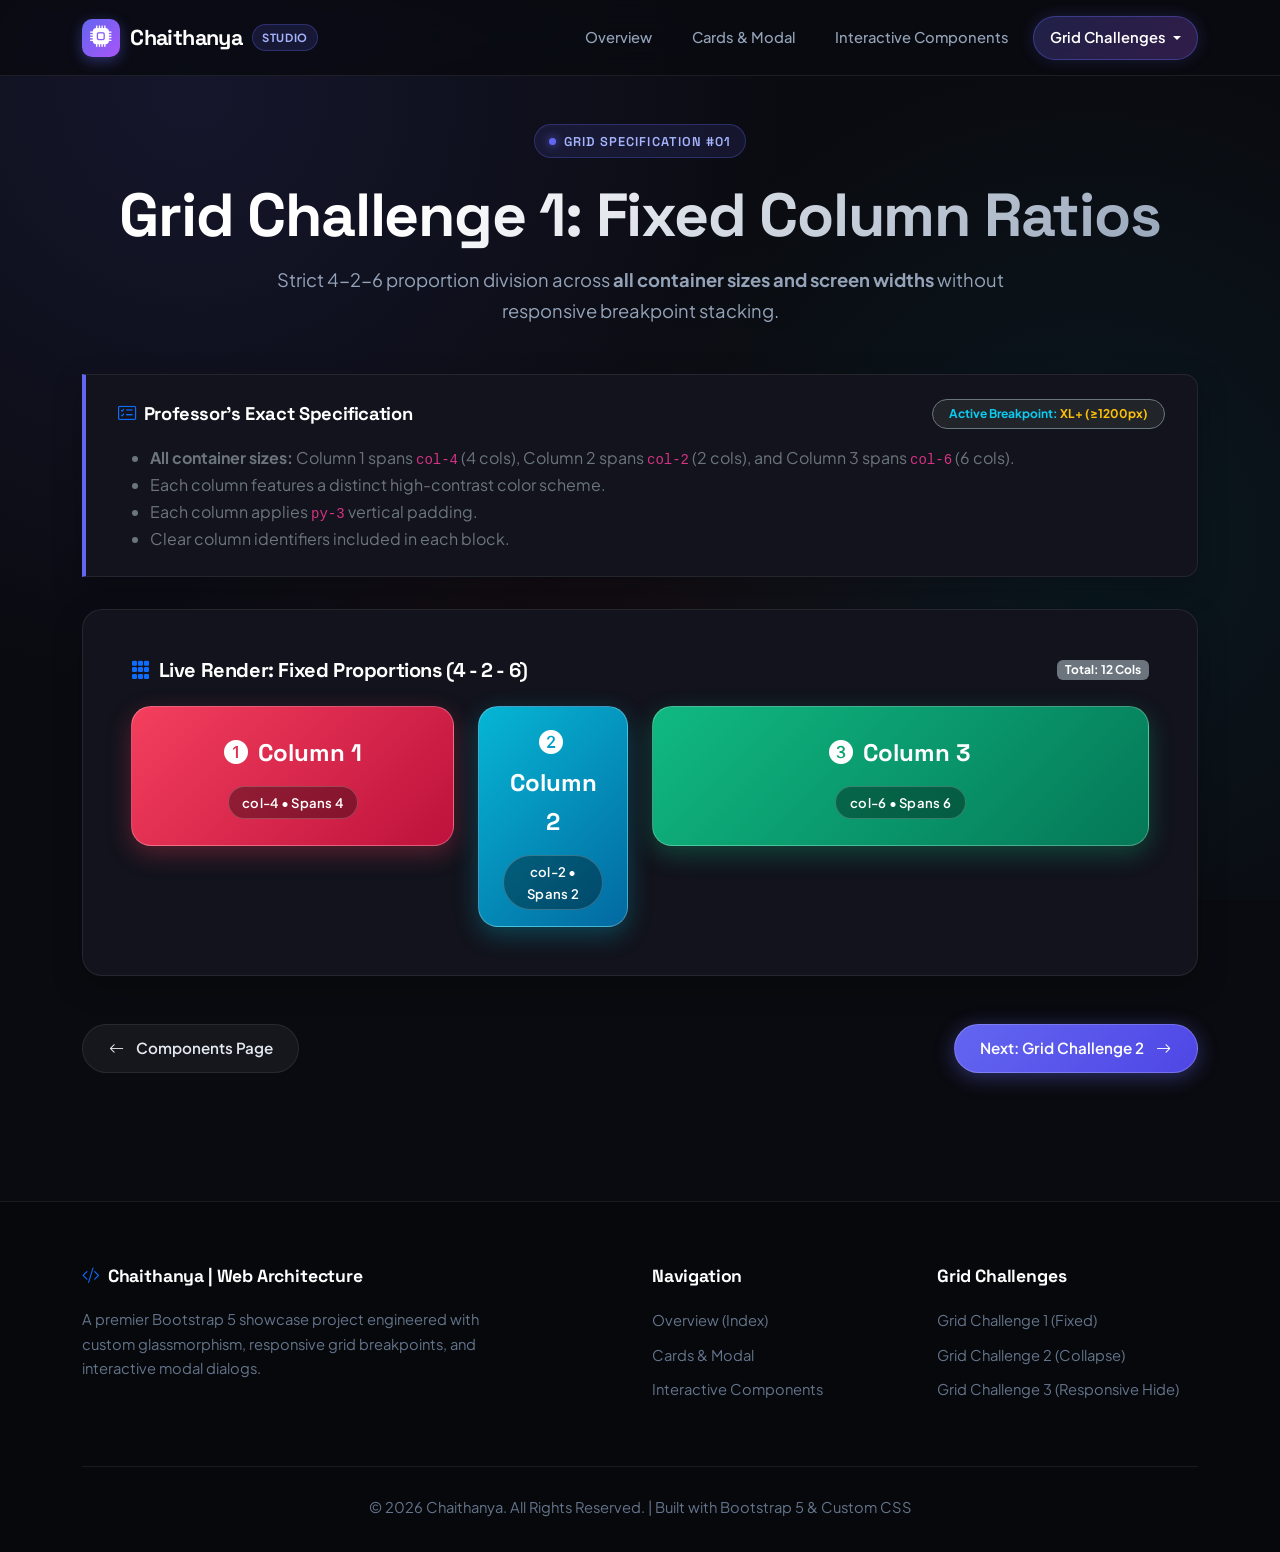
<file: Chaithanya_BootstrapTutorial/gridChallenges/grid1.html>
<!DOCTYPE html>
<html lang="en">
<head>
  <meta charset="UTF-8">
  <meta name="viewport" content="width=device-width, initial-scale=1.0">
  <title>Grid Challenge 1 | Chaithanya Studio</title>
  
  <!-- Bootstrap 5 CSS -->
  <link href="https://cdn.jsdelivr.net/npm/bootstrap@5.3.3/dist/css/bootstrap.min.css" rel="stylesheet" integrity="sha384-QWTKZyjpPEjISv5WaRU9OFeRpok6YctnYmDr5pNlyT2bRjXh0JMhjY6hW+ALEwIH" crossorigin="anonymous">
  
  <!-- Google Fonts: Plus Jakarta Sans & Space Grotesk -->
  <link rel="preconnect" href="https://fonts.googleapis.com">
  <link rel="preconnect" href="https://fonts.gstatic.com" crossorigin>
  <link href="https://fonts.googleapis.com/css2?family=Plus+Jakarta+Sans:wght@400;500;600;700;800&family=Space+Grotesk:wght@500;600;700&display=swap" rel="stylesheet">
  
  <!-- Bootstrap Icons -->
  <link rel="stylesheet" href="https://cdn.jsdelivr.net/npm/bootstrap-icons@1.11.3/font/bootstrap-icons.min.css">
  
  <!-- Custom CSS -->
  <link rel="stylesheet" href="../css/styles.css">
</head>
<body>

  <!-- Sticky Top Custom Glassmorphic Navigation Bar -->
  <nav class="navbar navbar-expand-lg navbar-dark custom-navbar sticky-top">
    <div class="container">
      <a class="navbar-brand" href="../index.html">
        <div class="brand-icon-box">
          <i class="bi bi-cpu-fill"></i>
        </div>
        <span>Chaithanya</span>
        <span class="brand-badge">Studio</span>
      </a>
      <button class="navbar-toggler border-0" type="button" data-bs-toggle="collapse" data-bs-target="#mainNavbar" aria-controls="mainNavbar" aria-expanded="false" aria-label="Toggle navigation">
        <span class="navbar-toggler-icon"></span>
      </button>
      
      <div class="collapse navbar-collapse" id="mainNavbar">
        <ul class="navbar-nav ms-auto mb-2 mb-lg-0 gap-2 align-items-lg-center">
          <li class="nav-item">
            <a class="nav-link" href="../index.html">Overview</a>
          </li>
          <li class="nav-item">
            <a class="nav-link" href="../subpages/cards.html">Cards & Modal</a>
          </li>
          <li class="nav-item">
            <a class="nav-link" href="../subpages/components.html">Interactive Components</a>
          </li>
          <li class="nav-item dropdown">
            <a class="nav-link dropdown-toggle active" href="#" id="gridDropdown" role="button" data-bs-toggle="dropdown" aria-expanded="false">
              Grid Challenges
            </a>
            <ul class="dropdown-menu dropdown-menu-end" aria-labelledby="gridDropdown">
              <li><a class="dropdown-item active" href="grid1.html"><i class="bi bi-1-circle me-2 text-danger"></i>Grid Challenge 1 (Fixed)</a></li>
              <li><a class="dropdown-item" href="grid2.html"><i class="bi bi-2-circle me-2 text-info"></i>Grid Challenge 2 (Collapse)</a></li>
              <li><a class="dropdown-item" href="grid3.html"><i class="bi bi-3-circle me-2 text-success"></i>Grid Challenge 3 (Responsive Hide)</a></li>
            </ul>
          </li>
        </ul>
      </div>
    </div>
  </nav>

  <!-- Main Content Area -->
  <main class="py-5">
    <div class="container">
      
      <!-- Page Header -->
      <div class="text-center mb-5">
        <div class="hero-tag mx-auto">
          <span class="dot"></span>
          <span>Grid Specification #01</span>
        </div>
        <h1 class="hero-title text-center mb-3">Grid Challenge 1: Fixed Column Ratios</h1>
        <p class="hero-description text-center mx-auto" style="max-width: 740px;">
          Strict 4-2-6 proportion division across <strong>all container sizes and screen widths</strong> without responsive breakpoint stacking.
        </p>
      </div>

      <!-- Specification Rule Card -->
      <div class="grid-rule-box">
        <div class="d-flex flex-wrap justify-content-between align-items-center gap-2 mb-3">
          <h4 class="fw-bold mb-0 text-white"><i class="bi bi-card-checklist text-primary me-2"></i>Professor's Exact Specification</h4>
          <span class="badge bg-dark border border-secondary text-info px-3 py-2 rounded-pill">
            Active Breakpoint: 
            <span class="d-inline d-sm-none text-warning">XS (&lt;576px)</span>
            <span class="d-none d-sm-inline d-md-none text-warning">SM (&ge;576px)</span>
            <span class="d-none d-md-inline d-lg-none text-warning">MD (&ge;768px)</span>
            <span class="d-none d-lg-inline d-xl-none text-warning">LG (&ge;992px)</span>
            <span class="d-none d-xl-inline text-warning">XL+ (&ge;1200px)</span>
          </span>
        </div>
        <ul class="mb-0 text-secondary">
          <li><strong>All container sizes:</strong> Column 1 spans <code>col-4</code> (4 cols), Column 2 spans <code>col-2</code> (2 cols), and Column 3 spans <code>col-6</code> (6 cols).</li>
          <li>Each column features a distinct high-contrast color scheme.</li>
          <li>Each column applies <code>py-3</code> vertical padding.</li>
          <li>Clear column identifiers included in each block.</li>
        </ul>
      </div>

      <!-- Live Bootstrap Grid Implementation -->
      <section class="glass-panel p-4 p-md-5 mb-5">
        <div class="d-flex justify-content-between align-items-center mb-4">
          <h5 class="fw-bold text-white mb-0"><i class="bi bi-grid-3x3-gap-fill me-2 text-primary"></i>Live Render: Fixed Proportions (4 - 2 - 6)</h5>
          <span class="badge bg-secondary">Total: 12 Cols</span>
        </div>
        
        <div class="row">
          
          <!-- Column 1: Spans 4 at all sizes -->
          <div class="col-4">
            <div class="grid-box grid-col-1 py-3">
              <span class="fs-4 fw-bold mb-1"><i class="bi bi-1-circle-fill me-1"></i> Column 1</span>
              <span class="grid-desc-badge">col-4 &bull; Spans 4</span>
            </div>
          </div>

          <!-- Column 2: Spans 2 at all sizes -->
          <div class="col-2">
            <div class="grid-box grid-col-2 py-3">
              <span class="fs-4 fw-bold mb-1"><i class="bi bi-2-circle-fill me-1"></i> Column 2</span>
              <span class="grid-desc-badge">col-2 &bull; Spans 2</span>
            </div>
          </div>

          <!-- Column 3: Spans 6 at all sizes -->
          <div class="col-6">
            <div class="grid-box grid-col-3 py-3">
              <span class="fs-4 fw-bold mb-1"><i class="bi bi-3-circle-fill me-1"></i> Column 3</span>
              <span class="grid-desc-badge">col-6 &bull; Spans 6</span>
            </div>
          </div>

        </div>
      </section>

      <!-- Navigation Between Challenges -->
      <div class="d-flex justify-content-between align-items-center">
        <a href="../subpages/components.html" class="btn btn-custom-secondary">
          <i class="bi bi-arrow-left me-1"></i> Components Page
        </a>
        <a href="grid2.html" class="btn btn-custom-primary">
          Next: Grid Challenge 2 <i class="bi bi-arrow-right ms-1"></i>
        </a>
      </div>

    </div>
  </main>

  <!-- Consistent Custom Footer -->
  <footer class="custom-footer">
    <div class="container">
      <div class="row g-4">
        <div class="col-12 col-md-6">
          <h5><i class="bi bi-code-slash text-primary me-2"></i>Chaithanya | Web Architecture</h5>
          <p class="mb-0" style="max-width: 420px;">
            A premier Bootstrap 5 showcase project engineered with custom glassmorphism, responsive grid breakpoints, and interactive modal dialogs.
          </p>
        </div>
        <div class="col-6 col-md-3">
          <h5>Navigation</h5>
          <ul class="list-unstyled">
            <li class="mb-2"><a href="../index.html">Overview (Index)</a></li>
            <li class="mb-2"><a href="../subpages/cards.html">Cards & Modal</a></li>
            <li class="mb-2"><a href="../subpages/components.html">Interactive Components</a></li>
          </ul>
        </div>
        <div class="col-6 col-md-3">
          <h5>Grid Challenges</h5>
          <ul class="list-unstyled">
            <li class="mb-2"><a href="grid1.html">Grid Challenge 1 (Fixed)</a></li>
            <li class="mb-2"><a href="grid2.html">Grid Challenge 2 (Collapse)</a></li>
            <li class="mb-2"><a href="grid3.html">Grid Challenge 3 (Responsive Hide)</a></li>
          </ul>
        </div>
      </div>
      <div class="footer-bottom">
        <p class="mb-0">&copy; 2026 Chaithanya. All Rights Reserved. | Built with Bootstrap 5 & Custom CSS</p>
      </div>
    </div>
  </footer>

  <!-- Bootstrap 5 Bundle JS -->
  <script src="https://cdn.jsdelivr.net/npm/bootstrap@5.3.3/dist/js/bootstrap.bundle.min.js" integrity="sha384-YvpcrYf0tY3lHB60NNkmXc5s9fDVZLESaAA55NDzOxhy9GkcIdslK1eN7N6jIeHz" crossorigin="anonymous"></script>
</body>
</html>
</file>
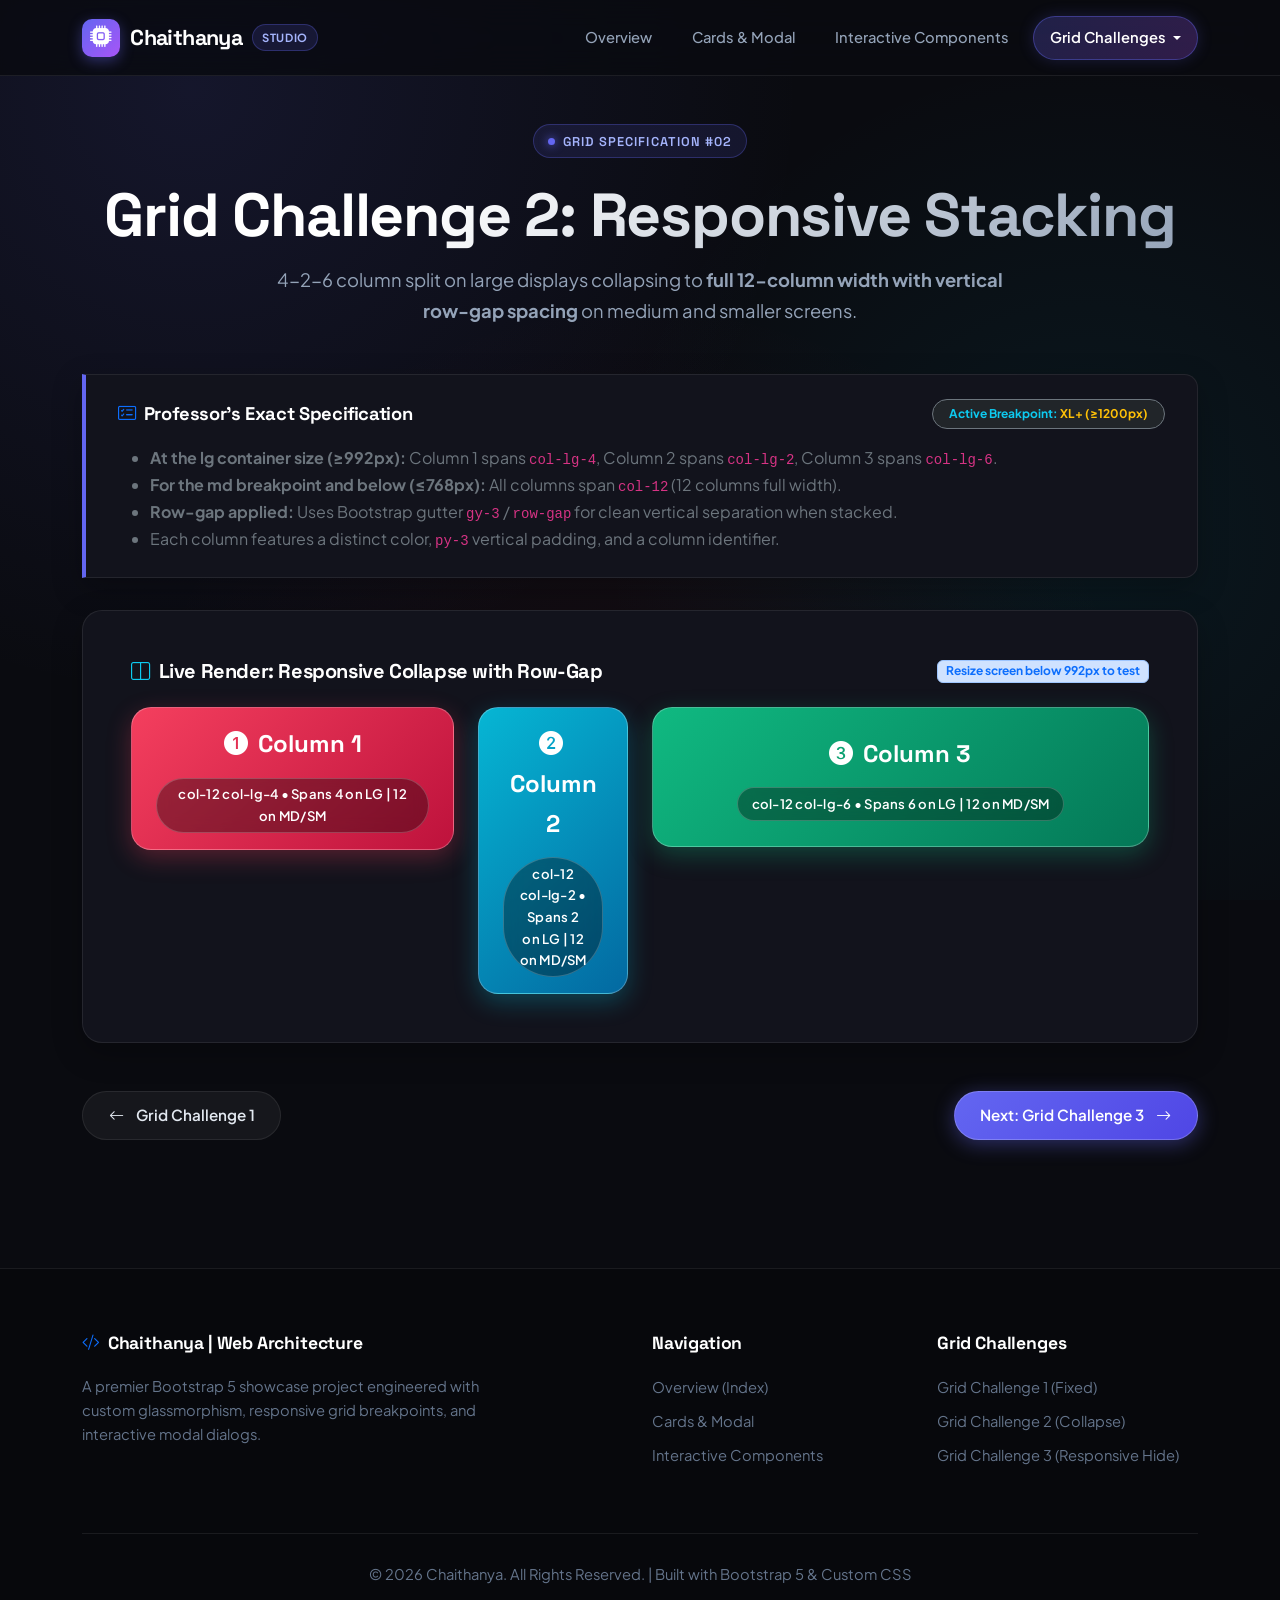
<file: Chaithanya_BootstrapTutorial/gridChallenges/grid2.html>
<!DOCTYPE html>
<html lang="en">
<head>
  <meta charset="UTF-8">
  <meta name="viewport" content="width=device-width, initial-scale=1.0">
  <title>Grid Challenge 2 | Chaithanya Studio</title>
  
  <!-- Bootstrap 5 CSS -->
  <link href="https://cdn.jsdelivr.net/npm/bootstrap@5.3.3/dist/css/bootstrap.min.css" rel="stylesheet" integrity="sha384-QWTKZyjpPEjISv5WaRU9OFeRpok6YctnYmDr5pNlyT2bRjXh0JMhjY6hW+ALEwIH" crossorigin="anonymous">
  
  <!-- Google Fonts: Plus Jakarta Sans & Space Grotesk -->
  <link rel="preconnect" href="https://fonts.googleapis.com">
  <link rel="preconnect" href="https://fonts.gstatic.com" crossorigin>
  <link href="https://fonts.googleapis.com/css2?family=Plus+Jakarta+Sans:wght@400;500;600;700;800&family=Space+Grotesk:wght@500;600;700&display=swap" rel="stylesheet">
  
  <!-- Bootstrap Icons -->
  <link rel="stylesheet" href="https://cdn.jsdelivr.net/npm/bootstrap-icons@1.11.3/font/bootstrap-icons.min.css">
  
  <!-- Custom CSS -->
  <link rel="stylesheet" href="../css/styles.css">
</head>
<body>

  <!-- Sticky Top Custom Glassmorphic Navigation Bar -->
  <nav class="navbar navbar-expand-lg navbar-dark custom-navbar sticky-top">
    <div class="container">
      <a class="navbar-brand" href="../index.html">
        <div class="brand-icon-box">
          <i class="bi bi-cpu-fill"></i>
        </div>
        <span>Chaithanya</span>
        <span class="brand-badge">Studio</span>
      </a>
      <button class="navbar-toggler border-0" type="button" data-bs-toggle="collapse" data-bs-target="#mainNavbar" aria-controls="mainNavbar" aria-expanded="false" aria-label="Toggle navigation">
        <span class="navbar-toggler-icon"></span>
      </button>
      
      <div class="collapse navbar-collapse" id="mainNavbar">
        <ul class="navbar-nav ms-auto mb-2 mb-lg-0 gap-2 align-items-lg-center">
          <li class="nav-item">
            <a class="nav-link" href="../index.html">Overview</a>
          </li>
          <li class="nav-item">
            <a class="nav-link" href="../subpages/cards.html">Cards & Modal</a>
          </li>
          <li class="nav-item">
            <a class="nav-link" href="../subpages/components.html">Interactive Components</a>
          </li>
          <li class="nav-item dropdown">
            <a class="nav-link dropdown-toggle active" href="#" id="gridDropdown" role="button" data-bs-toggle="dropdown" aria-expanded="false">
              Grid Challenges
            </a>
            <ul class="dropdown-menu dropdown-menu-end" aria-labelledby="gridDropdown">
              <li><a class="dropdown-item" href="grid1.html"><i class="bi bi-1-circle me-2 text-danger"></i>Grid Challenge 1 (Fixed)</a></li>
              <li><a class="dropdown-item active" href="grid2.html"><i class="bi bi-2-circle me-2 text-info"></i>Grid Challenge 2 (Collapse)</a></li>
              <li><a class="dropdown-item" href="grid3.html"><i class="bi bi-3-circle me-2 text-success"></i>Grid Challenge 3 (Responsive Hide)</a></li>
            </ul>
          </li>
        </ul>
      </div>
    </div>
  </nav>

  <!-- Main Content Area -->
  <main class="py-5">
    <div class="container">
      
      <!-- Page Header -->
      <div class="text-center mb-5">
        <div class="hero-tag mx-auto">
          <span class="dot"></span>
          <span>Grid Specification #02</span>
        </div>
        <h1 class="hero-title text-center mb-3">Grid Challenge 2: Responsive Stacking</h1>
        <p class="hero-description text-center mx-auto" style="max-width: 740px;">
          4-2-6 column split on large displays collapsing to <strong>full 12-column width with vertical row-gap spacing</strong> on medium and smaller screens.
        </p>
      </div>

      <!-- Specification Rule Card -->
      <div class="grid-rule-box">
        <div class="d-flex flex-wrap justify-content-between align-items-center gap-2 mb-3">
          <h4 class="fw-bold mb-0 text-white"><i class="bi bi-card-checklist text-primary me-2"></i>Professor's Exact Specification</h4>
          <span class="badge bg-dark border border-secondary text-info px-3 py-2 rounded-pill">
            Active Breakpoint: 
            <span class="d-inline d-sm-none text-warning">XS (&lt;576px)</span>
            <span class="d-none d-sm-inline d-md-none text-warning">SM (&ge;576px)</span>
            <span class="d-none d-md-inline d-lg-none text-warning">MD (&ge;768px)</span>
            <span class="d-none d-lg-inline d-xl-none text-warning">LG (&ge;992px)</span>
            <span class="d-none d-xl-inline text-warning">XL+ (&ge;1200px)</span>
          </span>
        </div>
        <ul class="mb-0 text-secondary">
          <li><strong>At the lg container size (&ge;992px):</strong> Column 1 spans <code>col-lg-4</code>, Column 2 spans <code>col-lg-2</code>, Column 3 spans <code>col-lg-6</code>.</li>
          <li><strong>For the md breakpoint and below (&le;768px):</strong> All columns span <code>col-12</code> (12 columns full width).</li>
          <li><strong>Row-gap applied:</strong> Uses Bootstrap gutter <code>gy-3</code> / <code>row-gap</code> for clean vertical separation when stacked.</li>
          <li>Each column features a distinct color, <code>py-3</code> vertical padding, and a column identifier.</li>
        </ul>
      </div>

      <!-- Live Bootstrap Grid Implementation -->
      <section class="glass-panel p-4 p-md-5 mb-5">
        <div class="d-flex justify-content-between align-items-center mb-4">
          <h5 class="fw-bold text-white mb-0"><i class="bi bi-layout-split me-2 text-info"></i>Live Render: Responsive Collapse with Row-Gap</h5>
          <span class="badge bg-primary-subtle text-primary border border-primary-subtle">Resize screen below 992px to test</span>
        </div>
        
        <!-- Row with row-gap (gy-3) -->
        <div class="row gy-3">
          
          <!-- Column 1: col-12 col-lg-4 -->
          <div class="col-12 col-lg-4">
            <div class="grid-box grid-col-1 py-3">
              <span class="fs-4 fw-bold mb-1"><i class="bi bi-1-circle-fill me-1"></i> Column 1</span>
              <span class="grid-desc-badge">col-12 col-lg-4 &bull; Spans 4 on LG | 12 on MD/SM</span>
            </div>
          </div>

          <!-- Column 2: col-12 col-lg-2 -->
          <div class="col-12 col-lg-2">
            <div class="grid-box grid-col-2 py-3">
              <span class="fs-4 fw-bold mb-1"><i class="bi bi-2-circle-fill me-1"></i> Column 2</span>
              <span class="grid-desc-badge">col-12 col-lg-2 &bull; Spans 2 on LG | 12 on MD/SM</span>
            </div>
          </div>

          <!-- Column 3: col-12 col-lg-6 -->
          <div class="col-12 col-lg-6">
            <div class="grid-box grid-col-3 py-3">
              <span class="fs-4 fw-bold mb-1"><i class="bi bi-3-circle-fill me-1"></i> Column 3</span>
              <span class="grid-desc-badge">col-12 col-lg-6 &bull; Spans 6 on LG | 12 on MD/SM</span>
            </div>
          </div>

        </div>
      </section>

      <!-- Navigation Between Challenges -->
      <div class="d-flex justify-content-between align-items-center">
        <a href="grid1.html" class="btn btn-custom-secondary">
          <i class="bi bi-arrow-left me-1"></i> Grid Challenge 1
        </a>
        <a href="grid3.html" class="btn btn-custom-primary">
          Next: Grid Challenge 3 <i class="bi bi-arrow-right ms-1"></i>
        </a>
      </div>

    </div>
  </main>

  <!-- Consistent Custom Footer -->
  <footer class="custom-footer">
    <div class="container">
      <div class="row g-4">
        <div class="col-12 col-md-6">
          <h5><i class="bi bi-code-slash text-primary me-2"></i>Chaithanya | Web Architecture</h5>
          <p class="mb-0" style="max-width: 420px;">
            A premier Bootstrap 5 showcase project engineered with custom glassmorphism, responsive grid breakpoints, and interactive modal dialogs.
          </p>
        </div>
        <div class="col-6 col-md-3">
          <h5>Navigation</h5>
          <ul class="list-unstyled">
            <li class="mb-2"><a href="../index.html">Overview (Index)</a></li>
            <li class="mb-2"><a href="../subpages/cards.html">Cards & Modal</a></li>
            <li class="mb-2"><a href="../subpages/components.html">Interactive Components</a></li>
          </ul>
        </div>
        <div class="col-6 col-md-3">
          <h5>Grid Challenges</h5>
          <ul class="list-unstyled">
            <li class="mb-2"><a href="grid1.html">Grid Challenge 1 (Fixed)</a></li>
            <li class="mb-2"><a href="grid2.html">Grid Challenge 2 (Collapse)</a></li>
            <li class="mb-2"><a href="grid3.html">Grid Challenge 3 (Responsive Hide)</a></li>
          </ul>
        </div>
      </div>
      <div class="footer-bottom">
        <p class="mb-0">&copy; 2026 Chaithanya. All Rights Reserved. | Built with Bootstrap 5 & Custom CSS</p>
      </div>
    </div>
  </footer>

  <!-- Bootstrap 5 Bundle JS -->
  <script src="https://cdn.jsdelivr.net/npm/bootstrap@5.3.3/dist/js/bootstrap.bundle.min.js" integrity="sha384-YvpcrYf0tY3lHB60NNkmXc5s9fDVZLESaAA55NDzOxhy9GkcIdslK1eN7N6jIeHz" crossorigin="anonymous"></script>
</body>
</html>
</file>
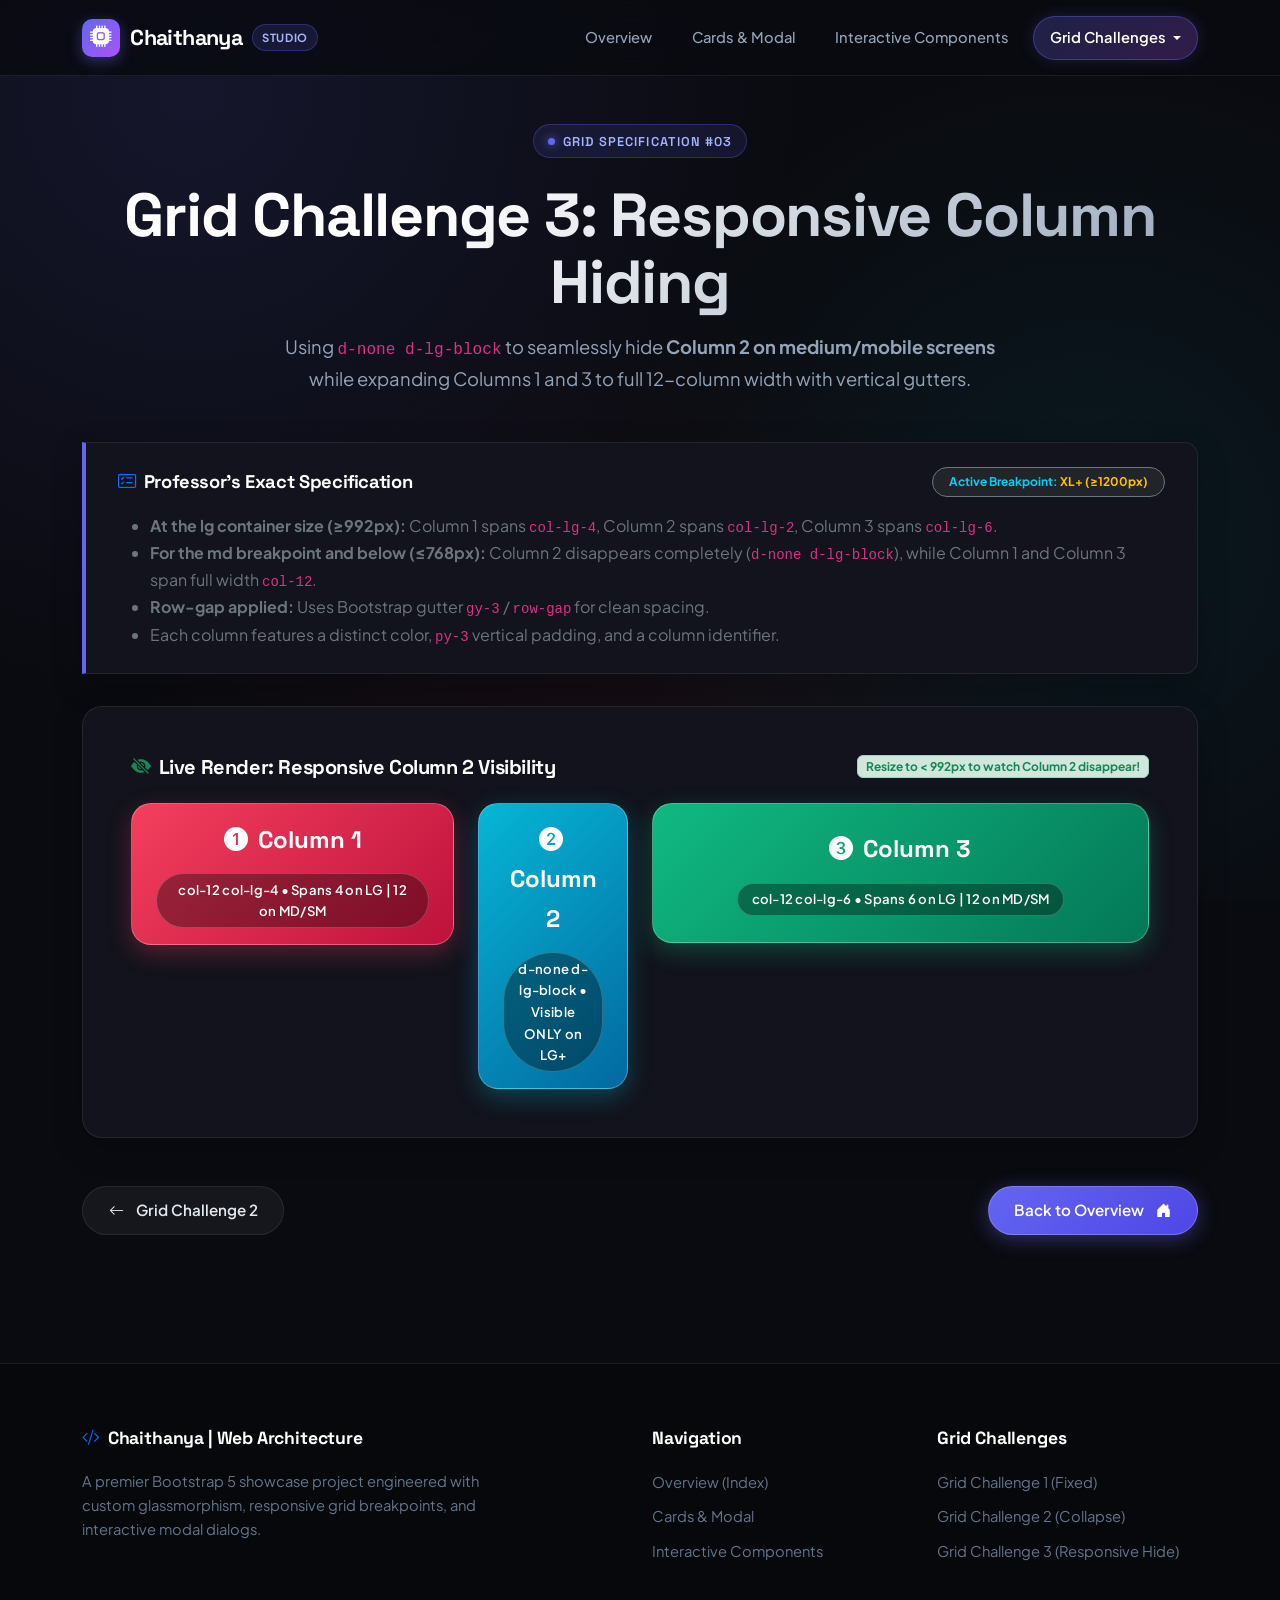
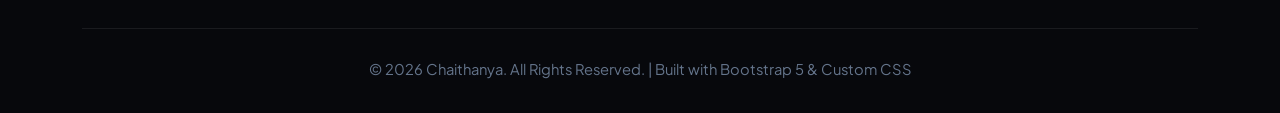
<file: Chaithanya_BootstrapTutorial/gridChallenges/grid3.html>
<!DOCTYPE html>
<html lang="en">
<head>
  <meta charset="UTF-8">
  <meta name="viewport" content="width=device-width, initial-scale=1.0">
  <title>Grid Challenge 3 | Chaithanya Studio</title>
  
  <!-- Bootstrap 5 CSS -->
  <link href="https://cdn.jsdelivr.net/npm/bootstrap@5.3.3/dist/css/bootstrap.min.css" rel="stylesheet" integrity="sha384-QWTKZyjpPEjISv5WaRU9OFeRpok6YctnYmDr5pNlyT2bRjXh0JMhjY6hW+ALEwIH" crossorigin="anonymous">
  
  <!-- Google Fonts: Plus Jakarta Sans & Space Grotesk -->
  <link rel="preconnect" href="https://fonts.googleapis.com">
  <link rel="preconnect" href="https://fonts.gstatic.com" crossorigin>
  <link href="https://fonts.googleapis.com/css2?family=Plus+Jakarta+Sans:wght@400;500;600;700;800&family=Space+Grotesk:wght@500;600;700&display=swap" rel="stylesheet">
  
  <!-- Bootstrap Icons -->
  <link rel="stylesheet" href="https://cdn.jsdelivr.net/npm/bootstrap-icons@1.11.3/font/bootstrap-icons.min.css">
  
  <!-- Custom CSS -->
  <link rel="stylesheet" href="../css/styles.css">
</head>
<body>

  <!-- Sticky Top Custom Glassmorphic Navigation Bar -->
  <nav class="navbar navbar-expand-lg navbar-dark custom-navbar sticky-top">
    <div class="container">
      <a class="navbar-brand" href="../index.html">
        <div class="brand-icon-box">
          <i class="bi bi-cpu-fill"></i>
        </div>
        <span>Chaithanya</span>
        <span class="brand-badge">Studio</span>
      </a>
      <button class="navbar-toggler border-0" type="button" data-bs-toggle="collapse" data-bs-target="#mainNavbar" aria-controls="mainNavbar" aria-expanded="false" aria-label="Toggle navigation">
        <span class="navbar-toggler-icon"></span>
      </button>
      
      <div class="collapse navbar-collapse" id="mainNavbar">
        <ul class="navbar-nav ms-auto mb-2 mb-lg-0 gap-2 align-items-lg-center">
          <li class="nav-item">
            <a class="nav-link" href="../index.html">Overview</a>
          </li>
          <li class="nav-item">
            <a class="nav-link" href="../subpages/cards.html">Cards & Modal</a>
          </li>
          <li class="nav-item">
            <a class="nav-link" href="../subpages/components.html">Interactive Components</a>
          </li>
          <li class="nav-item dropdown">
            <a class="nav-link dropdown-toggle active" href="#" id="gridDropdown" role="button" data-bs-toggle="dropdown" aria-expanded="false">
              Grid Challenges
            </a>
            <ul class="dropdown-menu dropdown-menu-end" aria-labelledby="gridDropdown">
              <li><a class="dropdown-item" href="grid1.html"><i class="bi bi-1-circle me-2 text-danger"></i>Grid Challenge 1 (Fixed)</a></li>
              <li><a class="dropdown-item" href="grid2.html"><i class="bi bi-2-circle me-2 text-info"></i>Grid Challenge 2 (Collapse)</a></li>
              <li><a class="dropdown-item active" href="grid3.html"><i class="bi bi-3-circle me-2 text-success"></i>Grid Challenge 3 (Responsive Hide)</a></li>
            </ul>
          </li>
        </ul>
      </div>
    </div>
  </nav>

  <!-- Main Content Area -->
  <main class="py-5">
    <div class="container">
      
      <!-- Page Header -->
      <div class="text-center mb-5">
        <div class="hero-tag mx-auto">
          <span class="dot"></span>
          <span>Grid Specification #03</span>
        </div>
        <h1 class="hero-title text-center mb-3">Grid Challenge 3: Responsive Column Hiding</h1>
        <p class="hero-description text-center mx-auto" style="max-width: 740px;">
          Using <code>d-none d-lg-block</code> to seamlessly hide <strong>Column 2 on medium/mobile screens</strong> while expanding Columns 1 and 3 to full 12-column width with vertical gutters.
        </p>
      </div>

      <!-- Specification Rule Card -->
      <div class="grid-rule-box">
        <div class="d-flex flex-wrap justify-content-between align-items-center gap-2 mb-3">
          <h4 class="fw-bold mb-0 text-white"><i class="bi bi-card-checklist text-primary me-2"></i>Professor's Exact Specification</h4>
          <span class="badge bg-dark border border-secondary text-info px-3 py-2 rounded-pill">
            Active Breakpoint: 
            <span class="d-inline d-sm-none text-warning">XS (&lt;576px)</span>
            <span class="d-none d-sm-inline d-md-none text-warning">SM (&ge;576px)</span>
            <span class="d-none d-md-inline d-lg-none text-warning">MD (&ge;768px)</span>
            <span class="d-none d-lg-inline d-xl-none text-warning">LG (&ge;992px)</span>
            <span class="d-none d-xl-inline text-warning">XL+ (&ge;1200px)</span>
          </span>
        </div>
        <ul class="mb-0 text-secondary">
          <li><strong>At the lg container size (&ge;992px):</strong> Column 1 spans <code>col-lg-4</code>, Column 2 spans <code>col-lg-2</code>, Column 3 spans <code>col-lg-6</code>.</li>
          <li><strong>For the md breakpoint and below (&le;768px):</strong> Column 2 disappears completely (<code>d-none d-lg-block</code>), while Column 1 and Column 3 span full width <code>col-12</code>.</li>
          <li><strong>Row-gap applied:</strong> Uses Bootstrap gutter <code>gy-3</code> / <code>row-gap</code> for clean spacing.</li>
          <li>Each column features a distinct color, <code>py-3</code> vertical padding, and a column identifier.</li>
        </ul>
      </div>

      <!-- Live Bootstrap Grid Implementation -->
      <section class="glass-panel p-4 p-md-5 mb-5">
        <div class="d-flex justify-content-between align-items-center mb-4">
          <h5 class="fw-bold text-white mb-0"><i class="bi bi-eye-slash-fill me-2 text-success"></i>Live Render: Responsive Column 2 Visibility</h5>
          <span class="badge bg-success-subtle text-success border border-success-subtle">Resize to &lt; 992px to watch Column 2 disappear!</span>
        </div>
        
        <!-- Row with row-gap (gy-3) -->
        <div class="row gy-3">
          
          <!-- Column 1: col-12 col-lg-4 -->
          <div class="col-12 col-lg-4">
            <div class="grid-box grid-col-1 py-3">
              <span class="fs-4 fw-bold mb-1"><i class="bi bi-1-circle-fill me-1"></i> Column 1</span>
              <span class="grid-desc-badge">col-12 col-lg-4 &bull; Spans 4 on LG | 12 on MD/SM</span>
            </div>
          </div>

          <!-- Column 2: d-none d-lg-block col-lg-2 -->
          <div class="d-none d-lg-block col-lg-2">
            <div class="grid-box grid-col-2 py-3">
              <span class="fs-4 fw-bold mb-1"><i class="bi bi-2-circle-fill me-1"></i> Column 2</span>
              <span class="grid-desc-badge">d-none d-lg-block &bull; Visible ONLY on LG+</span>
            </div>
          </div>

          <!-- Column 3: col-12 col-lg-6 -->
          <div class="col-12 col-lg-6">
            <div class="grid-box grid-col-3 py-3">
              <span class="fs-4 fw-bold mb-1"><i class="bi bi-3-circle-fill me-1"></i> Column 3</span>
              <span class="grid-desc-badge">col-12 col-lg-6 &bull; Spans 6 on LG | 12 on MD/SM</span>
            </div>
          </div>

        </div>
      </section>

      <!-- Navigation Between Challenges -->
      <div class="d-flex justify-content-between align-items-center">
        <a href="grid2.html" class="btn btn-custom-secondary">
          <i class="bi bi-arrow-left me-1"></i> Grid Challenge 2
        </a>
        <a href="../index.html" class="btn btn-custom-primary">
          Back to Overview <i class="bi bi-house-door-fill ms-1"></i>
        </a>
      </div>

    </div>
  </main>

  <!-- Consistent Custom Footer -->
  <footer class="custom-footer">
    <div class="container">
      <div class="row g-4">
        <div class="col-12 col-md-6">
          <h5><i class="bi bi-code-slash text-primary me-2"></i>Chaithanya | Web Architecture</h5>
          <p class="mb-0" style="max-width: 420px;">
            A premier Bootstrap 5 showcase project engineered with custom glassmorphism, responsive grid breakpoints, and interactive modal dialogs.
          </p>
        </div>
        <div class="col-6 col-md-3">
          <h5>Navigation</h5>
          <ul class="list-unstyled">
            <li class="mb-2"><a href="../index.html">Overview (Index)</a></li>
            <li class="mb-2"><a href="../subpages/cards.html">Cards & Modal</a></li>
            <li class="mb-2"><a href="../subpages/components.html">Interactive Components</a></li>
          </ul>
        </div>
        <div class="col-6 col-md-3">
          <h5>Grid Challenges</h5>
          <ul class="list-unstyled">
            <li class="mb-2"><a href="grid1.html">Grid Challenge 1 (Fixed)</a></li>
            <li class="mb-2"><a href="grid2.html">Grid Challenge 2 (Collapse)</a></li>
            <li class="mb-2"><a href="grid3.html">Grid Challenge 3 (Responsive Hide)</a></li>
          </ul>
        </div>
      </div>
      <div class="footer-bottom">
        <p class="mb-0">&copy; 2026 Chaithanya. All Rights Reserved. | Built with Bootstrap 5 & Custom CSS</p>
      </div>
    </div>
  </footer>

  <!-- Bootstrap 5 Bundle JS -->
  <script src="https://cdn.jsdelivr.net/npm/bootstrap@5.3.3/dist/js/bootstrap.bundle.min.js" integrity="sha384-YvpcrYf0tY3lHB60NNkmXc5s9fDVZLESaAA55NDzOxhy9GkcIdslK1eN7N6jIeHz" crossorigin="anonymous"></script>
</body>
</html>
</file>
<file: Chaithanya_BootstrapTutorial/css/styles.css>
/* ==========================================================================
   Chaithanya_BootstrapTutorial - Awwwards-Inspired Luxury Editorial Theme
   Fonts: 'Plus Jakarta Sans' & 'Space Grotesk' (Google Fonts Static Weights)
   ========================================================================== */

@import url('https://fonts.googleapis.com/css2?family=Plus+Jakarta+Sans:wght@400;500;600;700;800&family=Space+Grotesk:wght@500;600;700&display=swap');

:root {
  --bg-main: #0a0b10;
  --bg-card: #12131c;
  --bg-card-hover: #181926;
  --bg-surface-glass: rgba(18, 19, 28, 0.75);
  --bg-glass-nav: rgba(10, 11, 16, 0.85);
  
  --primary: #6366f1;
  --primary-glow: rgba(99, 102, 241, 0.4);
  --accent-amber: #f59e0b;
  --accent-cyan: #06b6d4;
  --accent-emerald: #10b981;
  --accent-rose: #f43f5e;
  
  --text-pure: #ffffff;
  --text-heading: #f8fafc;
  --text-body: #94a3b8;
  --text-dim: #64748b;
  
  --border-subtle: rgba(255, 255, 255, 0.08);
  --border-highlight: rgba(99, 102, 241, 0.35);
  --border-glow: rgba(255, 255, 255, 0.15);
  
  --radius-sm: 0.5rem;
  --radius-md: 0.85rem;
  --radius-lg: 1.25rem;
  --radius-xl: 1.75rem;
  
  --font-heading: 'Space Grotesk', -apple-system, sans-serif;
  --font-body: 'Plus Jakarta Sans', -apple-system, sans-serif;
}

/* ==========================================================================
   Global Reset & Ambient Background
   ========================================================================== */
*, *::before, *::after {
  box-sizing: border-box;
}

body {
  font-family: var(--font-body);
  background-color: var(--bg-main);
  color: var(--text-body);
  line-height: 1.65;
  min-height: 100vh;
  display: flex;
  flex-direction: column;
  overflow-x: hidden;
  position: relative;
  background-image: 
    radial-gradient(circle at 15% 10%, rgba(99, 102, 241, 0.12) 0%, transparent 45%),
    radial-gradient(circle at 85% 60%, rgba(6, 182, 212, 0.08) 0%, transparent 40%),
    radial-gradient(circle at 50% 90%, rgba(244, 63, 94, 0.06) 0%, transparent 50%);
  background-attachment: fixed;
}

main {
  flex: 1 0 auto;
}

h1, h2, h3, h4, h5, h6 {
  font-family: var(--font-heading);
  color: var(--text-heading);
  font-weight: 700;
  letter-spacing: -0.02em;
}

a {
  color: var(--primary);
  text-decoration: none;
  transition: all 0.25s ease;
}

a:hover {
  color: #818cf8;
}

/* ==========================================================================
   Awwwards-Level Navigation Bar (Glassmorphic & Sticky)
   ========================================================================== */
.custom-navbar {
  background: var(--bg-glass-nav) !important;
  backdrop-filter: blur(20px) saturate(180%);
  -webkit-backdrop-filter: blur(20px) saturate(180%);
  border-bottom: 1px solid var(--border-subtle);
  padding: 0.85rem 0;
  z-index: 1030;
  transition: all 0.3s cubic-bezier(0.16, 1, 0.3, 1);
}

.custom-navbar .navbar-brand {
  font-family: var(--font-heading);
  font-weight: 700;
  font-size: 1.35rem;
  color: var(--text-pure) !important;
  display: inline-flex;
  align-items: center;
  gap: 0.65rem;
  letter-spacing: -0.03em;
}

.brand-icon-box {
  width: 38px;
  height: 38px;
  background: linear-gradient(135deg, #6366f1, #a855f7);
  border-radius: 10px;
  display: flex;
  align-items: center;
  justify-content: center;
  color: white;
  box-shadow: 0 4px 14px var(--primary-glow);
}

.brand-badge {
  background: rgba(99, 102, 241, 0.15);
  color: #a5b4fc;
  border: 1px solid rgba(99, 102, 241, 0.3);
  font-family: var(--font-body);
  font-size: 0.7rem;
  font-weight: 700;
  padding: 0.2rem 0.55rem;
  border-radius: 9999px;
  text-transform: uppercase;
  letter-spacing: 0.06em;
}

.custom-navbar .nav-link {
  font-family: var(--font-body);
  font-size: 0.92rem;
  font-weight: 500;
  color: #94a3b8 !important;
  padding: 0.55rem 1rem !important;
  border-radius: 9999px;
  transition: all 0.25s ease;
  position: relative;
}

.custom-navbar .nav-link:hover {
  color: var(--text-pure) !important;
  background-color: rgba(255, 255, 255, 0.05);
}

.custom-navbar .nav-link.active {
  color: var(--text-pure) !important;
  background: linear-gradient(135deg, rgba(99, 102, 241, 0.25), rgba(168, 85, 247, 0.25)) !important;
  border: 1px solid rgba(99, 102, 241, 0.4);
  font-weight: 600;
  box-shadow: 0 0 16px rgba(99, 102, 241, 0.2);
}

/* Glassmorphic Dropdown */
.dropdown-menu {
  background: rgba(18, 19, 28, 0.95);
  backdrop-filter: blur(24px);
  -webkit-backdrop-filter: blur(24px);
  border: 1px solid var(--border-subtle);
  border-radius: var(--radius-md);
  box-shadow: 0 20px 40px rgba(0, 0, 0, 0.6);
  padding: 0.5rem;
  margin-top: 0.5rem;
}

.dropdown-item {
  color: #94a3b8;
  font-size: 0.88rem;
  font-weight: 500;
  border-radius: 0.45rem;
  padding: 0.55rem 1rem;
  transition: all 0.2s ease;
}

.dropdown-item:hover, .dropdown-item:focus {
  background: linear-gradient(90deg, rgba(99, 102, 241, 0.2), transparent);
  color: var(--text-pure);
  transform: translateX(4px);
}

.dropdown-item.active {
  background: var(--primary);
  color: #ffffff;
  font-weight: 600;
}

/* ==========================================================================
   Hero & Editorial Headers
   ========================================================================== */
.hero-wrapper {
  position: relative;
  background: linear-gradient(180deg, rgba(24, 25, 38, 0.6) 0%, rgba(18, 19, 28, 0.3) 100%);
  border: 1px solid var(--border-subtle);
  border-radius: var(--radius-xl);
  padding: 4rem 2.5rem;
  margin-bottom: 3.5rem;
  overflow: hidden;
  box-shadow: 0 20px 50px rgba(0, 0, 0, 0.4);
}

.hero-wrapper::before {
  content: '';
  position: absolute;
  top: -120px;
  right: -120px;
  width: 320px;
  height: 320px;
  background: radial-gradient(circle, rgba(99, 102, 241, 0.25) 0%, transparent 70%);
  pointer-events: none;
  filter: blur(40px);
}

.hero-tag {
  display: inline-flex;
  align-items: center;
  gap: 0.5rem;
  font-family: var(--font-heading);
  font-size: 0.8rem;
  font-weight: 600;
  color: #a5b4fc;
  background: rgba(99, 102, 241, 0.12);
  border: 1px solid rgba(99, 102, 241, 0.3);
  padding: 0.35rem 0.9rem;
  border-radius: 9999px;
  margin-bottom: 1.5rem;
  text-transform: uppercase;
  letter-spacing: 0.08em;
}

.hero-tag .dot {
  width: 7px;
  height: 7px;
  background-color: #6366f1;
  border-radius: 50%;
  box-shadow: 0 0 10px #6366f1;
  animation: pulseGlow 2s infinite;
}

@keyframes pulseGlow {
  0%, 100% { opacity: 1; transform: scale(1); }
  50% { opacity: 0.4; transform: scale(0.85); }
}

.hero-title {
  font-size: clamp(2.2rem, 5vw, 3.8rem);
  font-weight: 800;
  line-height: 1.1;
  background: linear-gradient(135deg, #ffffff 30%, #94a3b8 100%);
  -webkit-background-clip: text;
  -webkit-text-fill-color: transparent;
  margin-bottom: 1.25rem;
}

.hero-description {
  font-size: 1.15rem;
  color: var(--text-body);
  max-width: 640px;
  font-weight: 400;
  margin-bottom: 2rem;
}

.hero-img-card {
  position: relative;
  border-radius: var(--radius-lg);
  overflow: hidden;
  border: 1px solid var(--border-glow);
  box-shadow: 0 25px 50px -12px rgba(0, 0, 0, 0.7);
  transition: transform 0.5s ease;
}

.hero-img-card:hover {
  transform: translateY(-4px) scale(1.01);
}

.hero-img-card img {
  width: 100%;
  height: 380px;
  object-fit: cover;
  display: block;
}

/* Section Title Stylings */
.editorial-title-box {
  margin-bottom: 2.5rem;
}

.section-h2 {
  font-size: clamp(1.75rem, 3.5vw, 2.5rem);
  font-weight: 700;
  color: var(--text-pure);
  position: relative;
  display: inline-block;
  margin-bottom: 0.75rem;
}

/* ==========================================================================
   Interactive Luxury Cards & Surfaces
   ========================================================================== */
.glass-panel {
  background: var(--bg-card);
  border: 1px solid var(--border-subtle);
  border-radius: var(--radius-lg);
  padding: 2rem;
  position: relative;
  overflow: hidden;
  transition: all 0.35s cubic-bezier(0.16, 1, 0.3, 1);
  box-shadow: 0 10px 30px rgba(0, 0, 0, 0.25);
}

.glass-panel:hover {
  background: var(--bg-card-hover);
  border-color: var(--border-glow);
  transform: translateY(-4px);
  box-shadow: 0 20px 40px rgba(0, 0, 0, 0.4);
}

.glass-panel .icon-cube {
  width: 48px;
  height: 48px;
  border-radius: 12px;
  display: flex;
  align-items: center;
  justify-content: center;
  font-size: 1.35rem;
  margin-bottom: 1.5rem;
}

.icon-cube.purple {
  background: rgba(99, 102, 241, 0.15);
  color: #818cf8;
  border: 1px solid rgba(99, 102, 241, 0.3);
}

.icon-cube.cyan {
  background: rgba(6, 182, 212, 0.15);
  color: #22d3ee;
  border: 1px solid rgba(6, 182, 212, 0.3);
}

.icon-cube.amber {
  background: rgba(245, 158, 11, 0.15);
  color: #fbbf24;
  border: 1px solid rgba(245, 158, 11, 0.3);
}

/* Showcase Cards for subpages/cards.html */
.custom-card {
  background: var(--bg-card);
  border: 1px solid var(--border-subtle);
  border-radius: var(--radius-lg);
  overflow: hidden;
  height: 100%;
  display: flex;
  flex-direction: column;
  transition: all 0.4s cubic-bezier(0.16, 1, 0.3, 1);
  box-shadow: 0 10px 30px rgba(0, 0, 0, 0.3);
}

.custom-card:hover {
  transform: translateY(-8px);
  border-color: rgba(99, 102, 241, 0.4);
  box-shadow: 0 24px 48px -12px rgba(99, 102, 241, 0.2);
}

.custom-card .img-wrapper {
  position: relative;
  height: 240px;
  overflow: hidden;
}

.custom-card .card-img-top {
  width: 100%;
  height: 100%;
  object-fit: cover;
  transition: transform 0.6s cubic-bezier(0.16, 1, 0.3, 1);
}

.custom-card:hover .card-img-top {
  transform: scale(1.08);
}

.custom-card .card-badge-floating {
  position: absolute;
  top: 1rem;
  left: 1rem;
  backdrop-filter: blur(12px);
  -webkit-backdrop-filter: blur(12px);
  background: rgba(10, 11, 16, 0.75);
  color: #ffffff;
  border: 1px solid rgba(255, 255, 255, 0.2);
  font-size: 0.75rem;
  font-weight: 600;
  padding: 0.3rem 0.75rem;
  border-radius: 9999px;
  text-transform: uppercase;
  letter-spacing: 0.05em;
}

.custom-card .card-body {
  padding: 1.75rem;
  display: flex;
  flex-direction: column;
  flex-grow: 1;
}

.custom-card .card-title {
  font-size: 1.25rem;
  font-weight: 700;
  margin-bottom: 0.75rem;
  color: var(--text-pure);
}

.custom-card .card-text {
  color: var(--text-body);
  font-size: 0.95rem;
  line-height: 1.6;
  flex-grow: 1;
  margin-bottom: 1.5rem;
}

/* ==========================================================================
   Custom Buttons & Micro-Animations
   ========================================================================== */
.btn-custom-primary {
  background: linear-gradient(135deg, #6366f1 0%, #4f46e5 100%);
  color: #ffffff !important;
  font-family: var(--font-body);
  font-weight: 600;
  font-size: 0.95rem;
  padding: 0.75rem 1.6rem;
  border-radius: 9999px;
  border: 1px solid rgba(255, 255, 255, 0.2);
  box-shadow: 0 4px 20px var(--primary-glow);
  display: inline-flex;
  align-items: center;
  justify-content: center;
  gap: 0.5rem;
  transition: all 0.3s cubic-bezier(0.16, 1, 0.3, 1);
  cursor: pointer;
}

.btn-custom-primary:hover {
  background: linear-gradient(135deg, #4f46e5 0%, #4338ca 100%);
  box-shadow: 0 8px 25px rgba(99, 102, 241, 0.6);
  transform: translateY(-2px);
  color: #ffffff !important;
}

.btn-custom-primary:active {
  transform: translateY(0);
}

.btn-custom-accent {
  background: linear-gradient(135deg, #06b6d4 0%, #0284c7 100%);
  color: #ffffff !important;
  font-family: var(--font-body);
  font-weight: 600;
  font-size: 0.95rem;
  padding: 0.75rem 1.6rem;
  border-radius: 9999px;
  border: 1px solid rgba(255, 255, 255, 0.2);
  box-shadow: 0 4px 20px rgba(6, 182, 212, 0.35);
  display: inline-flex;
  align-items: center;
  justify-content: center;
  gap: 0.5rem;
  transition: all 0.3s cubic-bezier(0.16, 1, 0.3, 1);
  cursor: pointer;
}

.btn-custom-accent:hover {
  background: linear-gradient(135deg, #0891b2 0%, #0369a1 100%);
  box-shadow: 0 8px 25px rgba(6, 182, 212, 0.55);
  transform: translateY(-2px);
  color: #ffffff !important;
}

.btn-custom-secondary {
  background: rgba(255, 255, 255, 0.05);
  color: #e2e8f0 !important;
  font-family: var(--font-body);
  font-weight: 600;
  font-size: 0.95rem;
  padding: 0.75rem 1.6rem;
  border-radius: 9999px;
  border: 1px solid var(--border-subtle);
  display: inline-flex;
  align-items: center;
  justify-content: center;
  gap: 0.5rem;
  transition: all 0.3s ease;
  cursor: pointer;
}

.btn-custom-secondary:hover {
  background: rgba(255, 255, 255, 0.12);
  color: #ffffff !important;
  border-color: rgba(255, 255, 255, 0.25);
  transform: translateY(-2px);
}

/* ==========================================================================
   Awwwards Custom Modal Design
   ========================================================================== */
.modal-content {
  background: #12131c !important;
  border: 1px solid var(--border-glow) !important;
  border-radius: var(--radius-xl) !important;
  box-shadow: 0 25px 60px rgba(0, 0, 0, 0.8) !important;
  color: var(--text-body);
  overflow: hidden;
}

.modal-header {
  background: linear-gradient(135deg, #181926 0%, #12131c 100%);
  border-bottom: 1px solid var(--border-subtle) !important;
  padding: 1.5rem 2rem;
}

.modal-header .modal-title {
  color: var(--text-pure);
  font-weight: 700;
}

.modal-body {
  padding: 2rem;
}

.modal-footer {
  background: #0d0e15;
  border-top: 1px solid var(--border-subtle) !important;
  padding: 1.25rem 2rem;
}

/* ==========================================================================
   Bootstrap Component Customizations (Carousel, Accordion, Tabs)
   ========================================================================== */
.carousel {
  border-radius: var(--radius-xl);
  overflow: hidden;
  border: 1px solid var(--border-subtle);
  box-shadow: 0 20px 40px rgba(0, 0, 0, 0.4);
}

.carousel-caption {
  background: rgba(10, 11, 16, 0.8);
  backdrop-filter: blur(16px);
  -webkit-backdrop-filter: blur(16px);
  border: 1px solid var(--border-subtle);
  border-radius: var(--radius-lg);
  padding: 1.5rem 2rem;
  bottom: 2rem;
  left: 10%;
  right: 10%;
}

.accordion-item {
  background-color: var(--bg-card) !important;
  border: 1px solid var(--border-subtle) !important;
  border-radius: var(--radius-md) !important;
  overflow: hidden;
  margin-bottom: 0.75rem;
}

.accordion-button {
  background-color: var(--bg-card) !important;
  color: var(--text-heading) !important;
  font-family: var(--font-heading);
  font-weight: 600;
  padding: 1.25rem 1.5rem;
  box-shadow: none !important;
}

.accordion-button:not(.collapsed) {
  background-color: rgba(99, 102, 241, 0.12) !important;
  color: #a5b4fc !important;
  border-bottom: 1px solid var(--border-subtle);
}

.accordion-button::after {
  filter: invert(1);
}

.accordion-body {
  padding: 1.5rem;
  color: var(--text-body);
  background-color: #0e0f17;
  font-size: 0.95rem;
}

.nav-pills .nav-link {
  background: rgba(255, 255, 255, 0.05);
  color: var(--text-body);
  font-weight: 600;
  border-radius: 9999px;
  padding: 0.65rem 1.4rem;
  border: 1px solid var(--border-subtle);
  transition: all 0.25s ease;
}

.nav-pills .nav-link.active {
  background: linear-gradient(135deg, #6366f1, #4f46e5) !important;
  color: #ffffff !important;
  border-color: rgba(255, 255, 255, 0.2);
  box-shadow: 0 4px 14px var(--primary-glow);
}

/* ==========================================================================
   Grid Challenges Studio Blocks
   ========================================================================== */
.grid-box {
  border-radius: var(--radius-lg);
  font-family: var(--font-heading);
  font-weight: 700;
  color: #ffffff;
  text-align: center;
  box-shadow: 0 8px 24px rgba(0, 0, 0, 0.35);
  border: 1px solid rgba(255, 255, 255, 0.25);
  display: flex;
  flex-direction: column;
  justify-content: center;
  align-items: center;
  min-height: 140px;
  padding: 1.5rem;
  position: relative;
  overflow: hidden;
  transition: transform 0.3s ease, box-shadow 0.3s ease;
}

.grid-box:hover {
  transform: translateY(-4px) scale(1.01);
}

.grid-col-1 {
  background: linear-gradient(135deg, #f43f5e 0%, #be123c 100%); /* Neon Crimson */
  box-shadow: 0 8px 25px rgba(244, 63, 94, 0.3);
}

.grid-col-2 {
  background: linear-gradient(135deg, #06b6d4 0%, #0369a1 100%); /* Electric Cyan */
  box-shadow: 0 8px 25px rgba(6, 182, 212, 0.3);
}

.grid-col-3 {
  background: linear-gradient(135deg, #10b981 0%, #047857 100%); /* Cyber Emerald */
  box-shadow: 0 8px 25px rgba(16, 185, 129, 0.3);
}

.grid-desc-badge {
  background: rgba(0, 0, 0, 0.35);
  backdrop-filter: blur(8px);
  -webkit-backdrop-filter: blur(8px);
  border: 1px solid rgba(255, 255, 255, 0.2);
  font-family: var(--font-body);
  font-size: 0.82rem;
  padding: 0.3rem 0.85rem;
  border-radius: 9999px;
  margin-top: 0.6rem;
  font-weight: 600;
  letter-spacing: 0.02em;
}

.grid-rule-box {
  background: var(--bg-card);
  border: 1px solid var(--border-subtle);
  border-left: 4px solid var(--primary);
  padding: 1.5rem 2rem;
  border-radius: 0 var(--radius-md) var(--radius-md) 0;
  margin-bottom: 2rem;
  box-shadow: 0 10px 30px rgba(0, 0, 0, 0.25);
}

.grid-rule-box h4 {
  font-size: 1.15rem;
  color: var(--text-pure);
}

/* ==========================================================================
   Luxury Footer
   ========================================================================== */
.custom-footer {
  background-color: #07080c;
  border-top: 1px solid var(--border-subtle);
  color: var(--text-dim);
  padding: 4rem 0 2rem;
  margin-top: 5rem;
  position: relative;
}

.custom-footer h5 {
  font-family: var(--font-heading);
  color: var(--text-pure);
  font-size: 1.1rem;
  font-weight: 700;
  margin-bottom: 1.25rem;
  letter-spacing: -0.01em;
}

.custom-footer p, .custom-footer a {
  color: var(--text-dim);
  font-size: 0.92rem;
  transition: all 0.2s ease;
}

.custom-footer a:hover {
  color: #ffffff;
  padding-left: 4px;
}

.footer-bottom {
  border-top: 1px solid var(--border-subtle);
  margin-top: 3rem;
  padding-top: 1.75rem;
  text-align: center;
  font-size: 0.85rem;
  color: var(--text-dim);
}
</file>
